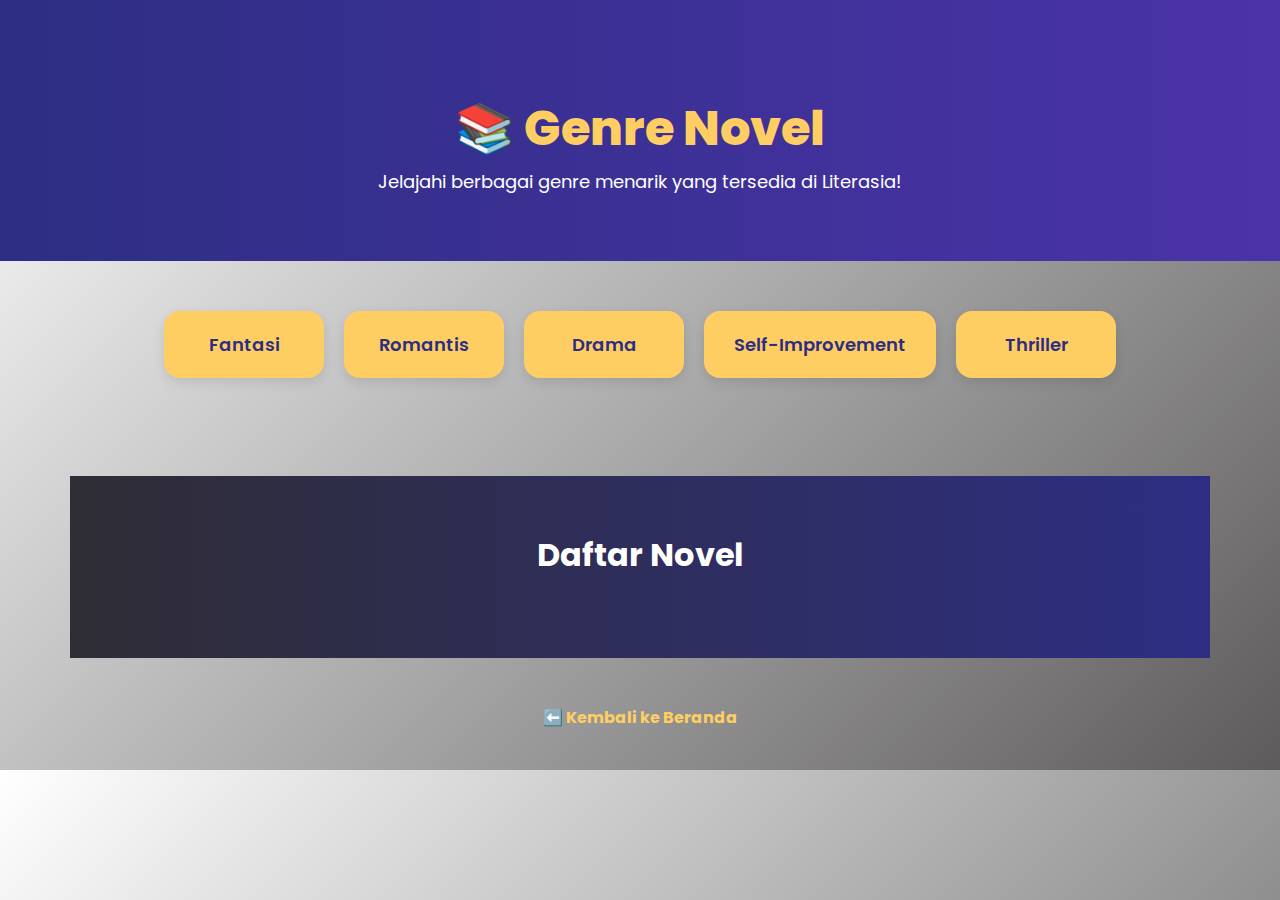
<file: genre.html>
<!DOCTYPE html>
<html lang="id">

<head>
  <meta charset="UTF-8" />
  <meta name="viewport" content="width=device-width, initial-scale=1.0" />
  <title>Genre - Good Dreamer</title>
  <link href="https://cdn.jsdelivr.net/npm/bootstrap@5.3.0/dist/css/bootstrap.min.css" rel="stylesheet" />
  <link href="https://fonts.googleapis.com/css2?family=Poppins&display=swap" rel="stylesheet" />
  <style>
    body {
      margin: 0;
      font-family: "Poppins", sans-serif;
      background: linear-gradient(135deg, #ffffff, #5d5b5b);
      color: #ffffff;
    }

    .genre-hero {
      padding: 100px 20px 50px;
      background: linear-gradient(to right, #2d2e83, #4b33a8);
      color: #fff;
      text-align: center;
    }

    .genre-hero h1 {
      font-size: 48px;
      font-weight: 800;
      color: #ffce63;
    }

    .genre-hero p {
      font-size: 18px;
      margin-top: 10px;
      color: #ffffff;
    }

    .genre-list {
      display: flex;
      flex-wrap: wrap;
      justify-content: center;
      gap: 20px;
      padding: 50px 30px;
    }

    .genre-item {
      background-color: #ffce63;
      padding: 20px 30px;
      border-radius: 16px;
      font-weight: 600;
      font-size: 18px;
      color: #2d2e83;
      min-width: 160px;
      text-align: center;
      box-shadow: 0 4px 12px rgba(0, 0, 0, 0.1);
      transition: all 0.3s ease;
      cursor: pointer;
    }

    .genre-item:hover {
      background-color: #f3ba28;
      transform: translateY(-5px);
    }

    .novel-section {
      background: linear-gradient(to right, #2f2d35, #2d2e83);
      padding: 60px 20px;
      color: white;
    }

    .novel-section h2 {
      color: white;
      font-weight: 700;
      margin-bottom: 40px;
    }

    .card-title {
      color: #2d2e83;
      font-weight: bold;
    }

    .card .badge {
      font-size: 14px;
      padding: 6px 12px;
      background: #ffce63;
      color: #2d2e83;
    }

    .back-link {
      text-align: center;
      margin-bottom: 40px;
    }

    .back-link a {
      color: #ffce63;
      font-weight: bold;
      text-decoration: none;
      transition: 0.3s;
    }

    .back-link a:hover {
      color: #ffffff;
    }
  </style>
</head>

<body>
  <section class="genre-hero">
    <h1>📚 Genre Novel</h1>
    <p>Jelajahi berbagai genre menarik yang tersedia di Literasia!</p>
  </section>

  <section class="genre-list">
    <div class="genre-item">Fantasi</div>
    <div class="genre-item">Romantis</div>
    <div class="genre-item">Drama</div>
    <div class="genre-item">Self-Improvement</div>
    <div class="genre-item">Thriller</div>
  </section>

  <section class="container my-5 novel-section">
    <h2 class="text-center mb-4">Daftar Novel</h2>
    <div class="row" id="novel-list"></div>
  </section>

  <div class="back-link">
    <a href="index.html">⬅️ Kembali ke Beranda</a>
  </div>

  <script>
    const novels = [
      {
        title: "The Alpha Girl's Guite",
        author: "Henry Manampiring",
        genre: "Self-Improvement",
        img: "https://cdn.gramedia.com/uploads/items/THE_ALPHA_GIRLS_GUIDE.jpg",
        pdf: "pdf/alpha.pdf"
      },
      {
        title: "The Midnight Library",
        author: "Matt Haig",
        genre: "Fantasi",
        img: "https://image.gramedia.net/rs:fit:0:0/plain/https://cdn.gramedia.com/uploads/items/img20200709_15510266.jpg",
        pdf: "pdf/the-midnight-library.pdf"
      },
      {
        title: "Hujan",
        author: "Tere Liye",
        genre: "Romantis",
        img: "https://image.gramedia.net/rs:fit:0:0/plain/https://cdn.gramedia.com/uploads/items/img20220905_11493451.jpg",
        pdf: "pdf/hujan.pdf"
      },
      {
        title: "Pulang",
        author: "Tere Liye",
        genre: "Thriller",
        img: "https://cdn.gramedia.com/uploads/items/pulang_tere_liye.jpeg",
        pdf: "pdf/pulang.pdf"
      },
      {
        title: "Laut Bercerita",
        author: "Leila S. Chudori",
        genre: "Drama",
        img: "https://encrypted-tbn0.gstatic.com/images?q=tbn:ANd9GcRKGZdWun3X0ikBpjhOTuQhKTraNrSlk_22VQ&s",
        pdf: "pdf/laut-bercerita.pdf"
      },
      {
        title: "Pergi",
        author: "Tere Liye",
        genre: "Thriller",
        img: "https://cdn.gramedia.com/uploads/items/pergi_tere_liye.jpeg",
        pdf: "pdf/pergi.pdf"
      },
      {
        title: "A Place Called Perfect",
        author: "Helena Duggan",
        genre: "Fantasi",
        img: "https://s3-ap-southeast-1.amazonaws.com/ebook-previews/72116/242693/1.jpg",
        pdf: "pdf/perfect.pdf"
      },
      {
        title: "Negeri Para Bedebah",
        author: "Tere Liye",
        genre: "Thriller",
        img: "https://image.gramedia.net/rs:fit:0:0/plain/https://cdn.gramedia.com/uploads/picture_meta/2023/4/10/hwwjhrajpbdc4ctutxpzxa.jpg",
        pdf: "pdf/negeri-para-bedebah.pdf"
      },
      {
        title: "Bumi Manusia",
        author: "Pramoedya Ananta Toer",
        genre: "Drama",
        img: "https://images-na.ssl-images-amazon.com/images/S/compressed.photo.goodreads.com/books/1565658920i/1398034.jpg",
        pdf: "pdf/bumi-manusia.pdf"
      },
      {
        title: "Peanance",
        author: "Minato Kanae",
        genre: "Thriller",
        img: "https://image.gramedia.net/rs:fit:0:0/plain/https://cdn.gramedia.com/uploads/items/img20200709_15510266.jpg",
        pdf: "pdf/peanance.pdf"
      }
    ];

    const listContainer = document.getElementById("novel-list");

    function tampilkanNovel(genreDipilih) {
      listContainer.innerHTML = "";
      const hasil = novels.filter((n) => n.genre === genreDipilih);

      if (hasil.length === 0) {
        listContainer.innerHTML = `<p class="text-center text-muted">📕 Tidak ada novel untuk genre <strong>${genreDipilih}</strong>.</p>`;
        return;
      }

      hasil.forEach((novel) => {
        listContainer.innerHTML += `
          <div class="col-md-4 mb-4">
            <div class="card shadow-sm h-100">
              <img src="${novel.img}" class="card-img-top" alt="${novel.title}">
              <div class="card-body text-center">
                <h5 class="card-title">${novel.title}</h5>
                <p class="text-muted">${novel.author}</p>
                <div class="d-flex justify-content-center gap-2 flex-wrap mt-3">
                  <span class="badge bg-primary">${novel.genre}</span>
                  ${novel.pdf
            ? `<a href="${novel.pdf}" class="btn btn-warning btn-sm" download>📥 Download PDF</a>`
            : ""
          }
                </div>
              </div>
            </div>
          </div>
        `;
      });
    }

    document.querySelectorAll(".genre-item").forEach((item) => {
      item.addEventListener("click", () => {
        const genre = item.textContent.trim();
        tampilkanNovel(genre);
        window.scrollTo({
          top: listContainer.offsetTop - 100,
          behavior: "smooth",
        });
      });
    });
  </script>
</body>

</html>
</file>
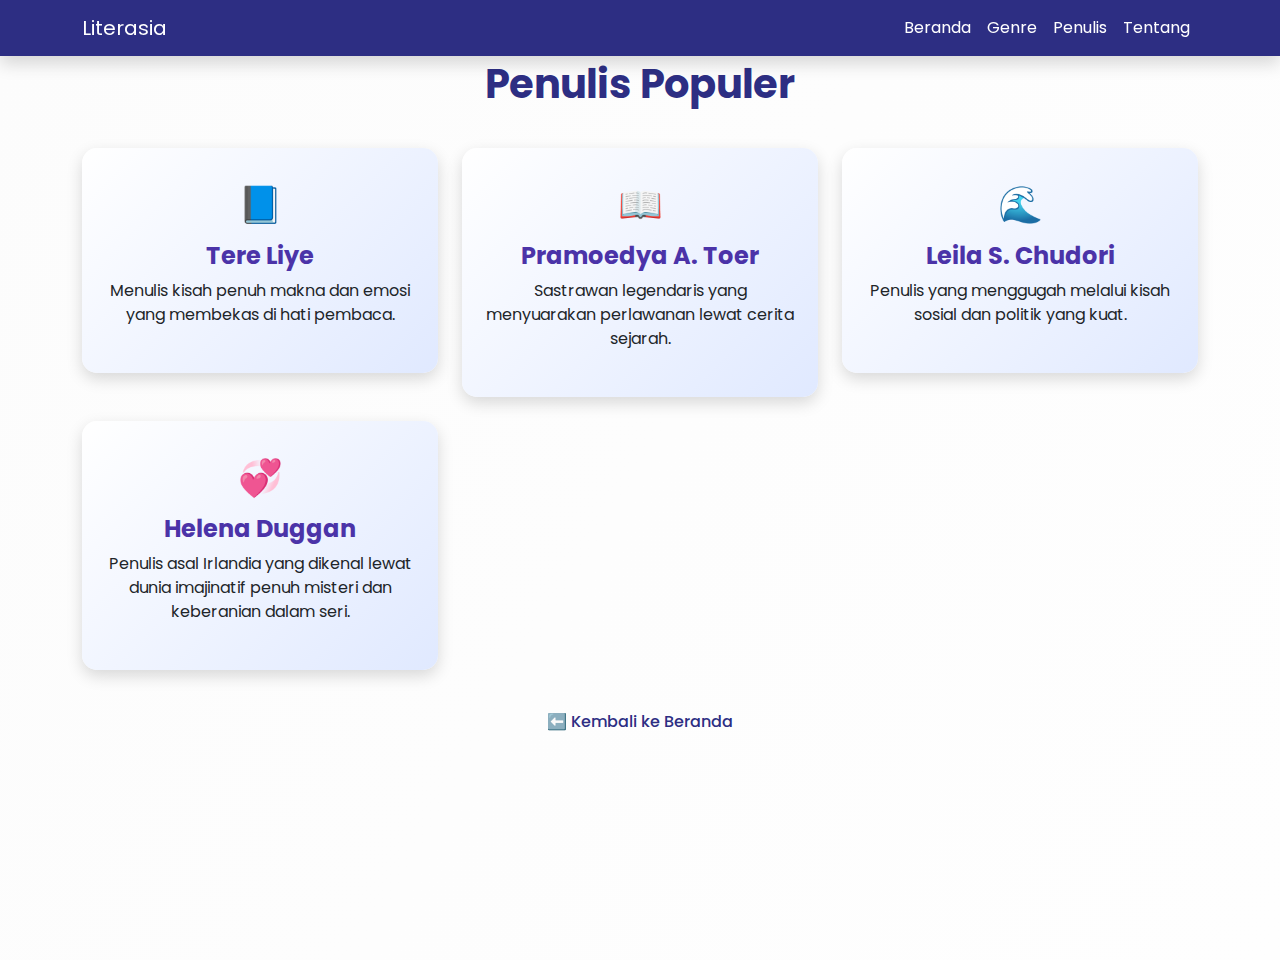
<file: penulis.html>
<!DOCTYPE html>
<html lang="id">
  <head>
    <meta charset="UTF-8" />
    <meta name="viewport" content="width=device-width, initial-scale=1.0" />
    <title>Penulis - Literasia</title>
    <link
      href="https://cdn.jsdelivr.net/npm/bootstrap@5.3.0/dist/css/bootstrap.min.css"
      rel="stylesheet"
    />
    <link
      href="https://fonts.googleapis.com/css2?family=Poppins&display=swap"
      rel="stylesheet"
    />
    <style>
      body {
        font-family: "Poppins", sans-serif;
        background: linear-gradient(120deg, #fcfcfc, #fefefe);
        min-height: 100vh;
      }

      .navbar {
        background-color: #2d2e83;
      }

      .navbar-brand,
      .nav-link {
        color: white !important;
      }

      .nav-link:hover {
        color: #ffce63 !important;
      }

      h1 {
        color: #2d2e83;
        font-weight: 700;
        margin-top: 60px;
        margin-bottom: 40px;
      }

      .card-penulis {
        background: linear-gradient(135deg, #ffffff, #e0e9ff);
        border: none;
        border-radius: 15px;
        box-shadow: 0 6px 16px rgba(0, 0, 0, 0.15);
        padding: 30px 20px;
        transition: transform 0.3s;
      }

      .card-penulis:hover {
        transform: translateY(-5px);
      }

      .card-penulis h4 {
        color: #4b33a8;
        font-weight: bold;
      }

      .emoji {
        font-size: 36px;
        margin-bottom: 10px;
      }

      .footer-link {
        display: block;
        margin-top: 40px;
        text-align: center;
        color: #2d2e83;
        font-weight: 500;
        text-decoration: none;
      }

      .footer-link:hover {
        color: #f3a22c;
      }
    </style>
  </head>
  <body>
    <!-- Navbar -->
    <nav class="navbar navbar-expand-lg fixed-top shadow">
      <div class="container">
        <a class="navbar-brand" href="#">Literasia</a>
        <button
          class="navbar-toggler"
          type="button"
          data-bs-toggle="collapse"
          data-bs-target="#navMenu"
        >
          <span class="navbar-toggler-icon text-white"></span>
        </button>
        <div class="collapse navbar-collapse justify-content-end" id="navMenu">
          <ul class="navbar-nav">
            <li class="nav-item">
              <a class="nav-link" href="index.html">Beranda</a>
            </li>
            <li class="nav-item">
              <a class="nav-link" href="genre.html">Genre</a>
            </li>
            <li class="nav-item">
              <a class="nav-link" href="penulis.html">Penulis</a>
            </li>
            <li class="nav-item">
              <a class="nav-link" href="tentang.html">Tentang</a>
            </li>
          </ul>
        </div>
      </div>
    </nav>

    <!-- Konten -->
    <div class="container text-center">
      <h1>Penulis Populer</h1>
      <div class="row g-4">
        <div class="col-md-4">
          <div class="card-penulis">
            <div class="emoji">📘</div>
            <h4>Tere Liye</h4>
            <p>
              Menulis kisah penuh makna dan emosi yang membekas di hati pembaca.
            </p>
          </div>
        </div>
        <div class="col-md-4">
          <div class="card-penulis">
            <div class="emoji">📖</div>
            <h4>Pramoedya A. Toer</h4>
            <p>
              Sastrawan legendaris yang menyuarakan perlawanan lewat cerita
              sejarah.
            </p>
          </div>
        </div>
        <div class="col-md-4">
          <div class="card-penulis">
            <div class="emoji">🌊</div>
            <h4>Leila S. Chudori</h4>
            <p>
              Penulis yang menggugah melalui kisah sosial dan politik yang kuat.
            </p>
          </div>
        </div>
        <div class="col-md-4">
          <div class="card-penulis">
            <div class="emoji">💞</div>
            <h4>Helena Duggan</h4>
            <p>
              Penulis asal Irlandia yang dikenal lewat dunia imajinatif penuh misteri dan keberanian dalam seri.
            </p>
          </div>
        </div>
      <a href="index.html" class="footer-link">⬅️ Kembali ke Beranda</a>
    </div>

    <script src="https://cdn.jsdelivr.net/npm/bootstrap@5.3.0/dist/js/bootstrap.bundle.min.js"></script>
  </body>
</html>
</file>
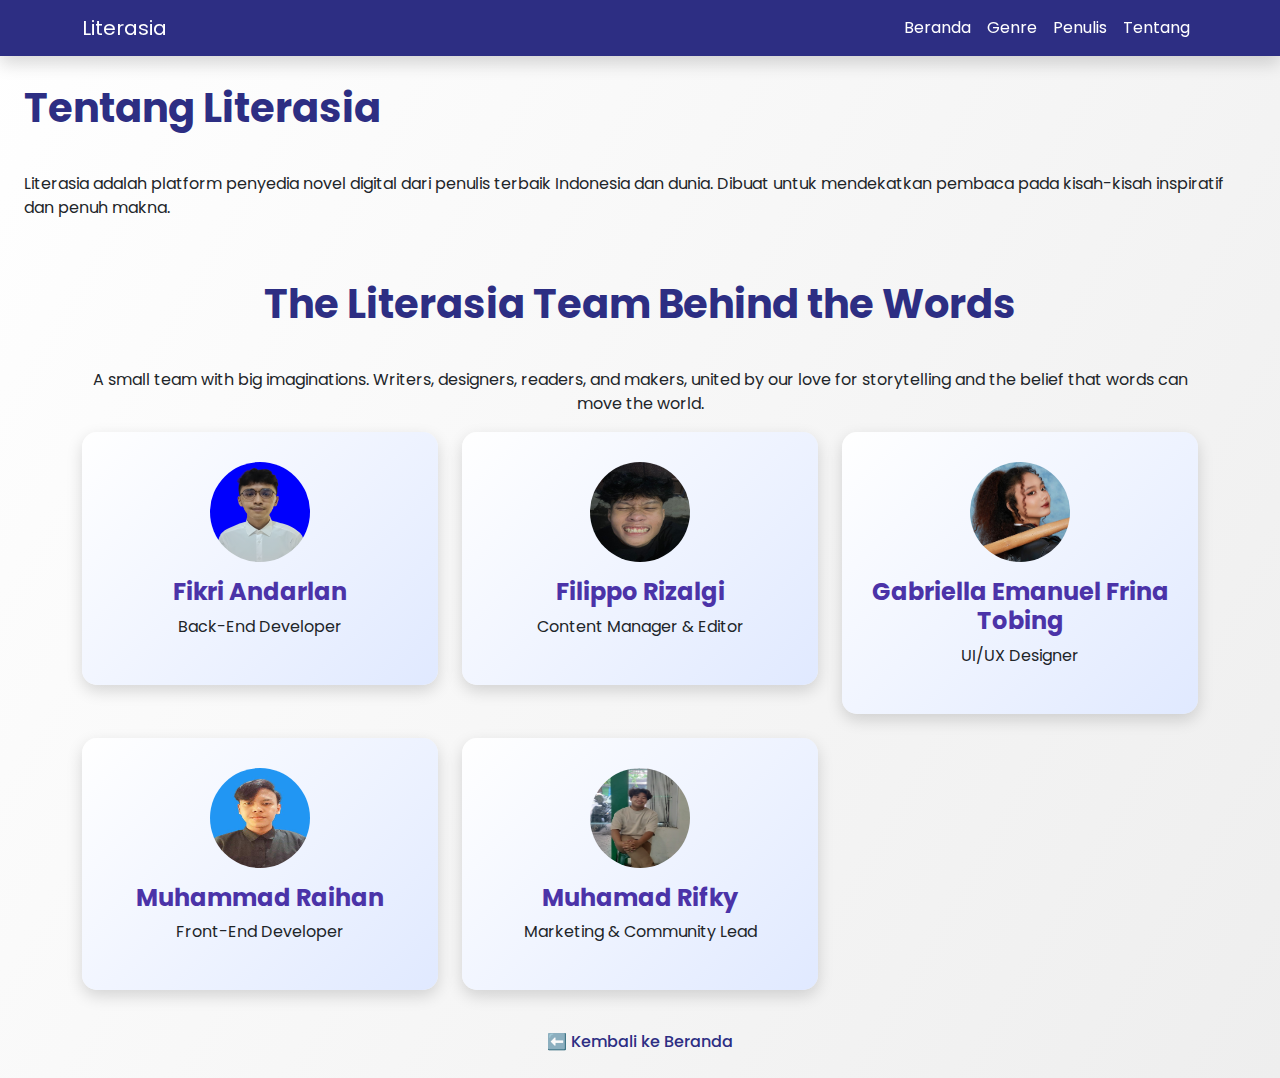
<file: tentang.html>
<!DOCTYPE html>
<html lang="id">
  <head>
    <meta charset="UTF-8" />
    <title>Tentang - Literasia</title>
    <link
      href="https://cdn.jsdelivr.net/npm/bootstrap@5.3.0/dist/css/bootstrap.min.css"
      rel="stylesheet"
    />
  </head>
  <body class="p-4">
    <h1>Tentang Literasia</h1>
    <p>
      Literasia adalah platform penyedia novel digital dari penulis terbaik
      Indonesia dan dunia. Dibuat untuk mendekatkan pembaca pada kisah-kisah
      inspiratif dan penuh makna.
    </p>
    
  </body>
</html>

<!DOCTYPE html>
<html lang="id">
  <head>
    <meta charset="UTF-8" />
    <meta name="viewport" content="width=device-width, initial-scale=1.0" />
    <title>Penulis - Literasia</title>
    <link
      href="https://cdn.jsdelivr.net/npm/bootstrap@5.3.0/dist/css/bootstrap.min.css"
      rel="stylesheet"
    />
    <link
      href="https://fonts.googleapis.com/css2?family=Poppins&display=swap"
      rel="stylesheet"
    />
    <style>
      body {
        font-family: "Poppins", sans-serif;
        background: linear-gradient(120deg, #ffffff, #eeeeee);
        min-height: 100vh;
      }

      .navbar {
        background-color: #2d2e83;
      }

      .navbar-brand,
      .nav-link {
        color: white !important;
      }

      .nav-link:hover {
        color: #ffce63 !important;
      }

      h1 {
        color: #2d2e83;
        font-weight: 700;
        margin-top: 60px;
        margin-bottom: 40px;
      }

      .card-penulis {
        background: linear-gradient(135deg, #ffffff, #e0e9ff);
        border: none;
        border-radius: 15px;
        box-shadow: 0 6px 16px rgba(0, 0, 0, 0.15);
        padding: 30px 20px;
        transition: transform 0.3s;
      }

      .card-penulis:hover {
        transform: translateY(-5px);
      }

      .card-penulis h4 {
        color: #4b33a8;
        font-weight: bold;
      }

      .emoji {
        font-size: 36px;
        margin-bottom: 10px;
      }

      .footer-link {
        display: block;
        margin-top: 40px;
        text-align: center;
        color: #2d2e83;
        font-weight: 500;
        text-decoration: none;
      }

      .footer-link:hover {
        color: #f3a22c;
      }
    </style>
  </head>
  <body>
    <!-- Navbar -->
    <nav class="navbar navbar-expand-lg fixed-top shadow">
      <div class="container">
        <a class="navbar-brand" href="index.html">Literasia</a>
        <button
          class="navbar-toggler"
          type="button"
          data-bs-toggle="collapse"
          data-bs-target="#navMenu"
        >
          <span class="navbar-toggler-icon text-white"></span>
        </button>
        <div class="collapse navbar-collapse justify-content-end" id="navMenu">
          <ul class="navbar-nav">
            <li class="nav-item">
              <a class="nav-link" href="index.html">Beranda</a>
            </li>
            <li class="nav-item">
              <a class="nav-link" href="genre.html">Genre</a>
            </li>
            <li class="nav-item">
              <a class="nav-link" href="penulis.html">Penulis</a>
            </li>
            <li class="nav-item">
              <a class="nav-link" href="tentang.html">Tentang</a>
            </li>
          </ul>
        </div>
      </div>
    </nav>

    <!-- Konten -->
    <div class="container text-center">
      <h1>The Literasia Team Behind the Words</h1>
      <p>
      A small team with big imaginations.
Writers, designers, readers, and makers, united by our love for storytelling and the belief that words can move the world.
    </p>
      <div class="row g-4">
        <div class="col-md-4">
          <div class="card-penulis text-center">
          <img src="Fikri.png.png" alt="Tere Liye" class="rounded-circle mb-3" width="100" height="100">
            <h4>Fikri Andarlan</h4>
            <p>Back-End Developer</p>
        </div>
        </div>
        <div class="col-md-4">
            <div class="card-penulis text-center">
          <img src="Filippo.jpg" alt="Tere Liye" class="rounded-circle mb-3" width="100" height="100">
            <h4>Filippo Rizalgi</h4>
            <p>Content Manager & Editor</p>
        </div>
        </div>
        <div class="col-md-4">
            <div class="card-penulis text-center">
          <img src="Gab.jpg" alt="Tere Liye" class="rounded-circle mb-3" width="100" height="100">
            <h4>Gabriella Emanuel Frina Tobing</h4>
            <p>UI/UX Designer</p>
        </div>
        </div>
        <div class="col-md-4">
          <div class="card-penulis text-center">
          <img src="Rehan.jpg" alt="Tere Liye" class="rounded-circle mb-3" width="100" height="100">
            <h4>Muhammad Raihan</h4>
            <p>Front-End Developer</p>
        </div>
        </div>
        <div class="col-md-4">
        <div class="card-penulis text-center">
        <img src="kober.jpg" alt="Tere Liye" class="rounded-circle mb-3" width="100" height="100">
         <h4>Muhamad Rifky</h4>
          <p>Marketing & Community Lead</p>
        </div>
        </div>
      </div>
      <a href="index.html" class="footer-link">⬅️ Kembali ke Beranda</a>
    </div>

    <script src="https://cdn.jsdelivr.net/npm/bootstrap@5.3.0/dist/js/bootstrap.bundle.min.js"></script>
  </body>
</html>
</file>
